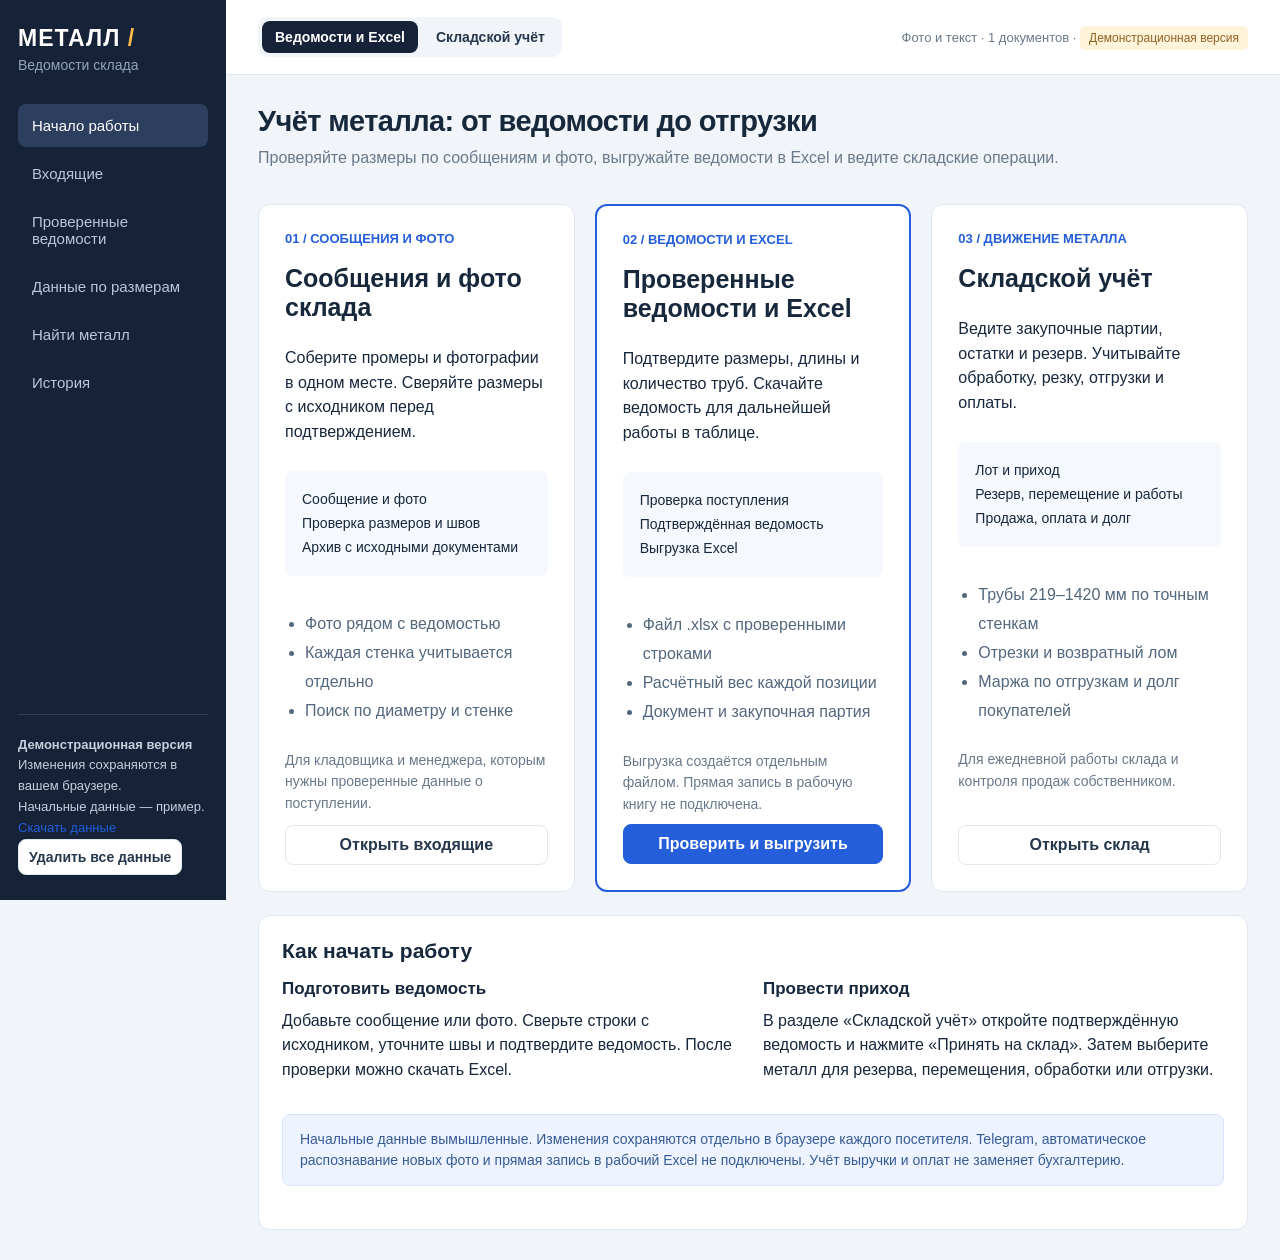
<file: index.html>
<!doctype html><html lang="ru"><head><meta charset="utf-8"><meta name="viewport" content="width=device-width,initial-scale=1"><title>Учёт металла и складских операций — демонстрация</title><meta name="description" content="Учёт металлопроката: сообщения и фото склада, проверенные ведомости и Excel, закупочные лоты, резерв, резка, отгрузки и оплаты. Демонстрационная версия."><link rel="stylesheet" href="./style.css"><link rel="icon" href="data:image/svg+xml,%3Csvg xmlns='http://www.w3.org/2000/svg' viewBox='0 0 32 32'%3E%3Crect width='32' height='32' rx='8' fill='%23152238'/%3E%3Ccircle cx='16' cy='16' r='9' fill='none' stroke='%23ffba49' stroke-width='4'/%3E%3C/svg%3E"></head><body><div id="app"></div><div id="toast" role="status"></div><dialog id="modal"></dialog><script src="./vendor/xlsx.full.min.js"></script><script src="./demo.js?v=20261005-clear"></script><script src="./app.js?v=20261005-clear"></script></body></html>
</file>
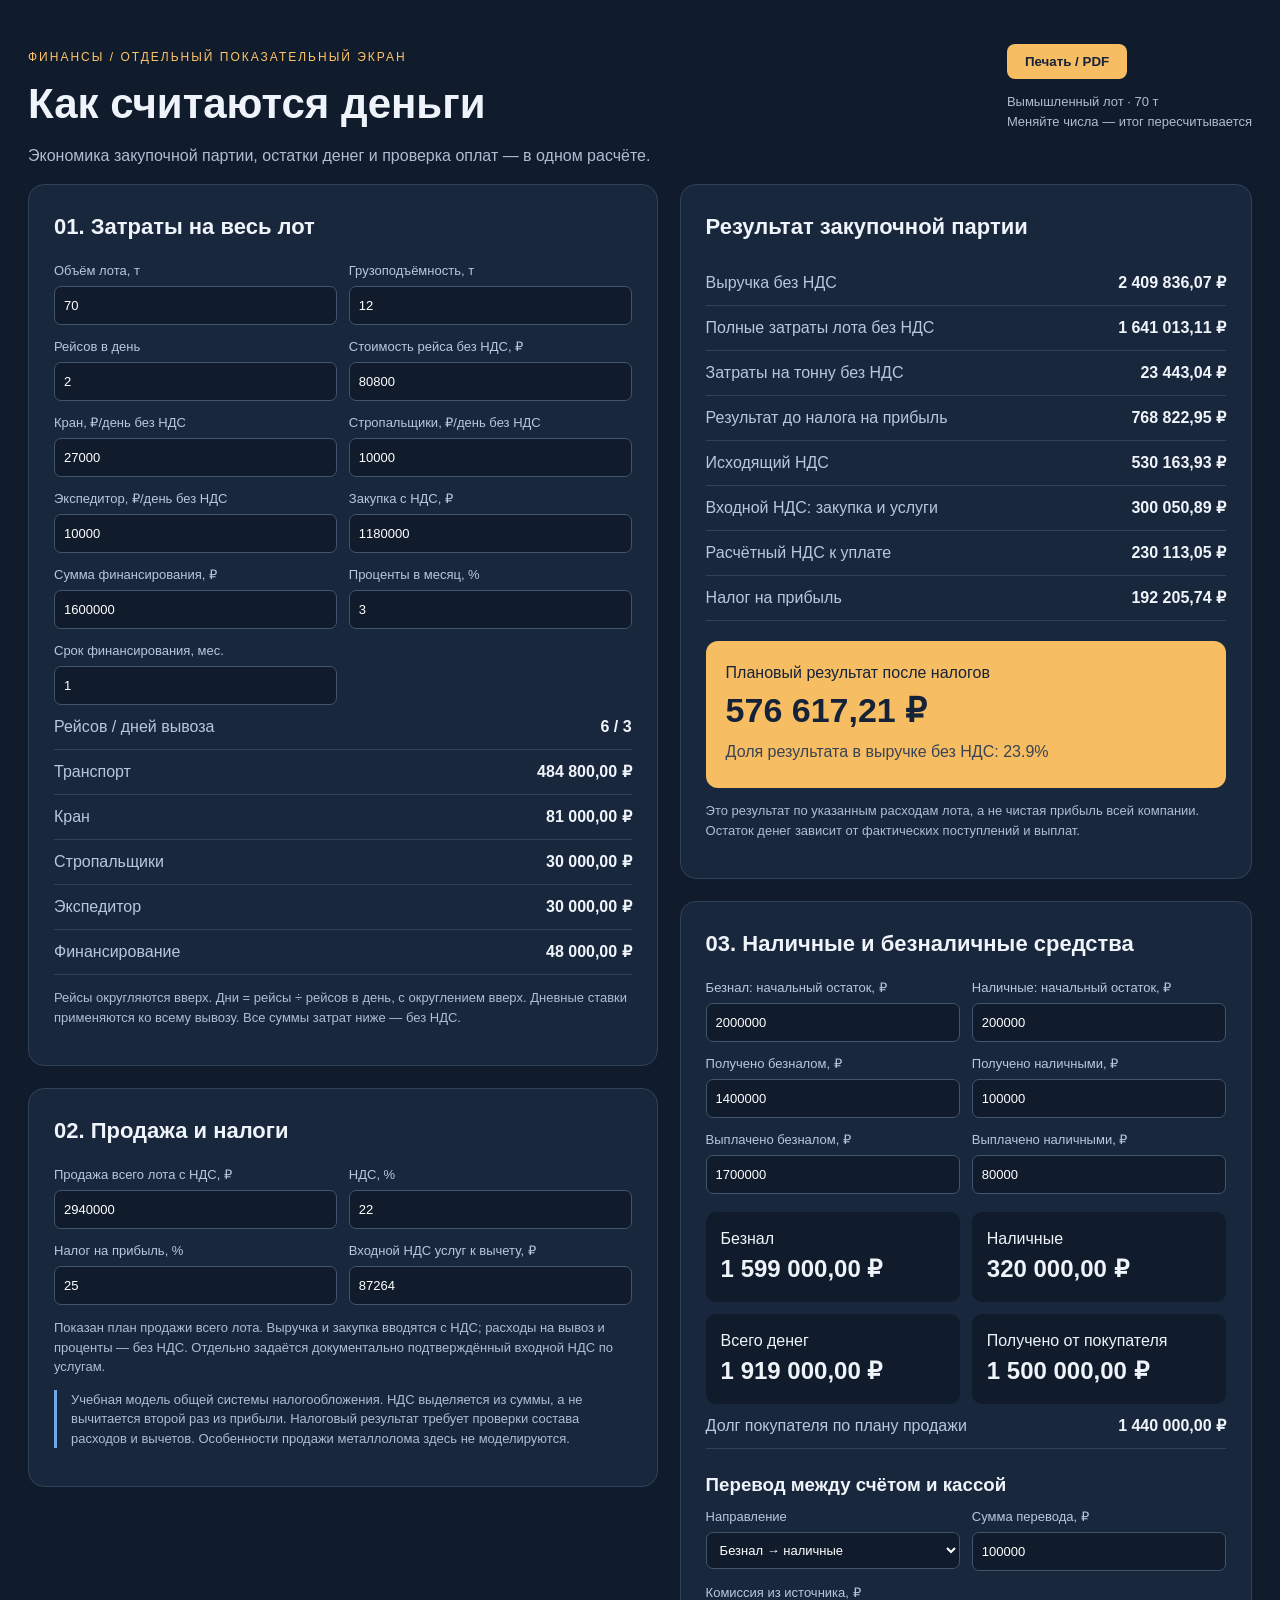
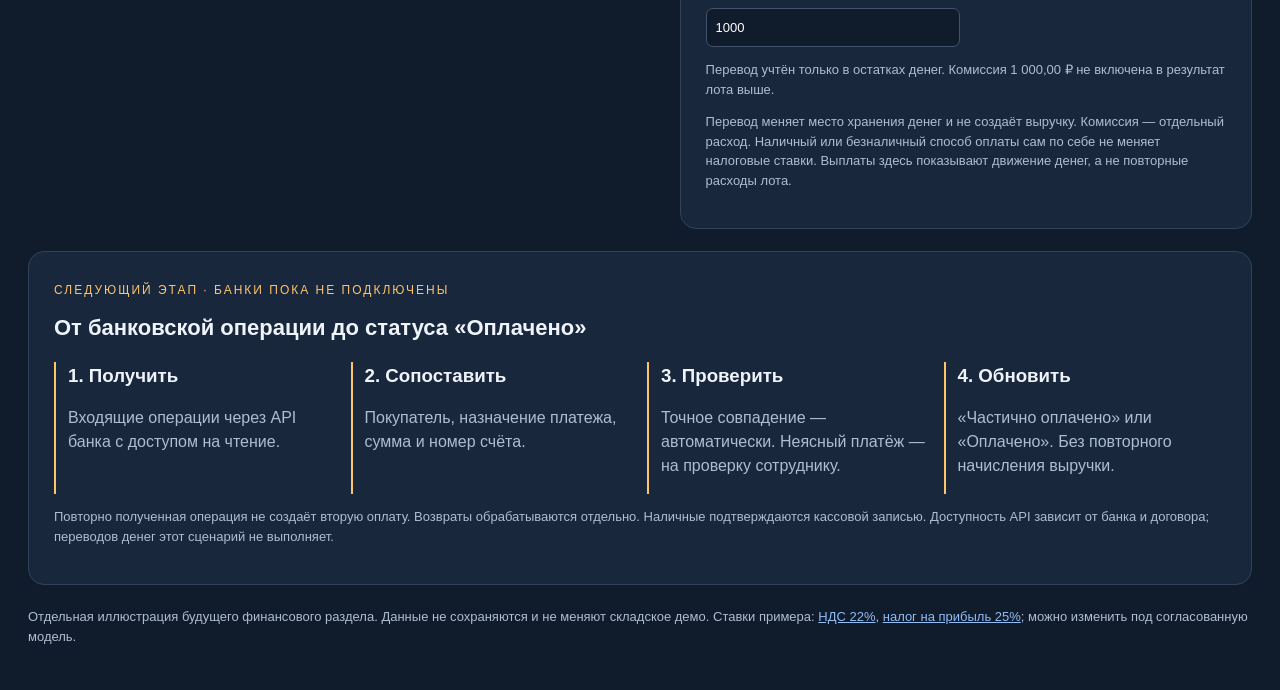
<file: finance-preview.html>
<!doctype html><html lang="ru"><meta charset="utf-8"><meta name="viewport" content="width=device-width,initial-scale=1"><title>Как считаются деньги — экономика лота</title><style>
*{box-sizing:border-box}body{margin:0;background:#101b2c;color:#eff4fb;font:16px/1.5 Segoe UI,Arial}main{max-width:1280px;margin:auto;padding:44px 28px}header{display:flex;justify-content:space-between;gap:20px}h1{font-size:42px;line-height:1.15;margin:12px 0}h2{font-size:22px;margin:0 0 18px}h3{margin:0 0 8px}p{color:#aebdd1}.tag{color:#ffc469;font-size:12px;text-transform:uppercase;letter-spacing:2px}.grid{display:grid;grid-template-columns:1.1fr 1fr;gap:22px}.card{background:#19273c;border:1px solid #30425a;border-radius:16px;padding:25px;margin-bottom:22px}.inputs{display:grid;grid-template-columns:minmax(0,1fr) minmax(0,1fr);gap:12px}label{font-size:13px;color:#b8c7db}input,select{display:block;width:100%;border:1px solid #42546d;background:#101b2c;color:white;border-radius:7px;padding:9px;margin-top:5px;font:inherit}input:focus{outline:2px solid #ffc469}.row{display:flex;justify-content:space-between;gap:18px;border-bottom:1px solid #30425a;padding:10px 0}.row span:first-child{color:#b8c7db}.hero{background:#f6bd62;color:#152238;border-radius:12px;padding:20px;margin-top:20px}.hero strong{font-size:34px;display:block}.hero p{color:#394355;margin:4px 0}.small{font-size:13px;color:#aebdd1}.metrics{display:grid;grid-template-columns:minmax(0,1fr) minmax(0,1fr);gap:12px}.metric{padding:15px;background:#101b2c;border-radius:10px}.metric b{display:block;font-size:24px;overflow-wrap:anywhere}.card,.metric,label{min-width:0}.row b{text-align:right;overflow-wrap:anywhere}.flow{display:grid;grid-template-columns:repeat(4,1fr);gap:14px}.flow div{border-left:2px solid #ffc469;padding-left:12px}button{background:#f6bd62;color:#152238;border:0;border-radius:8px;padding:10px 18px;font-weight:bold;cursor:pointer}.note{border-left:3px solid #6ba9e9;padding-left:14px}a{color:#90bdf4}@media(max-width:780px){main{padding:25px 16px}h1{font-size:30px}header,.grid{display:block}.flow{grid-template-columns:minmax(0,1fr) minmax(0,1fr)}.card{padding:18px}.row{font-size:14px}.hero strong{font-size:29px}}@media print{body{background:white;color:#142238}.card{background:white;border-color:#ccd6e2}p,label,.small,.row span:first-child{color:#42546d}input,select,.metric{background:#f1f4f8;color:#152238}button{display:none}main{padding:10px}.card{break-inside:avoid}}
</style><main><header><div><span class="tag">Финансы / отдельный показательный экран</span><h1>Как считаются деньги</h1><p>Экономика закупочной партии, остатки денег и проверка оплат — в одном расчёте.</p></div><div><button onclick="window.print()">Печать / PDF</button><p class="small">Вымышленный лот · 70 т<br>Меняйте числа — итог пересчитывается</p></div></header><div class="grid"><section><div class="card"><h2>01. Затраты на весь лот</h2><div class="inputs" id="cost-inputs"></div><div class="row"><span>Рейсов / дней вывоза</span><b id="trips"></b></div><div id="cost-rows"></div><p class="small">Рейсы округляются вверх. Дни = рейсы ÷ рейсов в день, с округлением вверх. Дневные ставки применяются ко всему вывозу. Все суммы затрат ниже — без НДС.</p></div><div class="card"><h2>02. Продажа и налоги</h2><div class="inputs" id="sale-inputs"></div><p class="small">Показан план продажи всего лота. Выручка и закупка вводятся с НДС; расходы на вывоз и проценты — без НДС. Отдельно задаётся документально подтверждённый входной НДС по услугам.</p><p class="small note">Учебная модель общей системы налогообложения. НДС выделяется из суммы, а не вычитается второй раз из прибыли. Налоговый результат требует проверки состава расходов и вычетов. Особенности продажи металлолома здесь не моделируются.</p></div></section><section><div class="card"><h2>Результат закупочной партии</h2><div id="result"></div><div class="hero"><span>Плановый результат после налогов</span><strong id="net"></strong><p id="profitability"></p></div><p class="small">Это результат по указанным расходам лота, а не чистая прибыль всей компании. Остаток денег зависит от фактических поступлений и выплат.</p></div><div class="card"><h2>03. Наличные и безналичные средства</h2><div class="inputs" id="cash-inputs"></div><div class="metrics" id="balances" style="margin-top:18px"></div><div class="row"><span>Долг покупателя по плану продажи</span><b id="debt"></b></div><h3 style="margin-top:22px">Перевод между счётом и кассой</h3><div class="inputs"><label>Направление<select id="direction"><option value="withdraw">Безнал → наличные</option><option value="deposit">Наличные → безнал</option></select></label><label>Сумма перевода, ₽<input id="transfer" type="number" min="0" value="100000"></label><label>Комиссия из источника, ₽<input id="fee" type="number" min="0" value="1000"></label></div><p id="transfer-note" class="small"></p><p class="small">Перевод меняет место хранения денег и не создаёт выручку. Комиссия — отдельный расход. Наличный или безналичный способ оплаты сам по себе не меняет налоговые ставки. Выплаты здесь показывают движение денег, а не повторные расходы лота.</p></div></section></div><div class="card"><span class="tag">Следующий этап · банки пока не подключены</span><h2 style="margin-top:10px">От банковской операции до статуса «Оплачено»</h2><div class="flow"><div><h3>1. Получить</h3><p>Входящие операции через API банка с доступом на чтение.</p></div><div><h3>2. Сопоставить</h3><p>Покупатель, назначение платежа, сумма и номер счёта.</p></div><div><h3>3. Проверить</h3><p>Точное совпадение — автоматически. Неясный платёж — на проверку сотруднику.</p></div><div><h3>4. Обновить</h3><p>«Частично оплачено» или «Оплачено». Без повторного начисления выручки.</p></div></div><p class="small">Повторно полученная операция не создаёт вторую оплату. Возвраты обрабатываются отдельно. Наличные подтверждаются кассовой записью. Доступность API зависит от банка и договора; переводов денег этот сценарий не выполняет.</p></div><footer class="small">Отдельная иллюстрация будущего финансового раздела. Данные не сохраняются и не меняют складское демо. Ставки примера: <a href="https://www.nalog.gov.ru/new2026/" target="_blank" rel="noopener">НДС 22%</a>, <a href="https://www.nalog.gov.ru/new2025/" target="_blank" rel="noopener">налог на прибыль 25%</a>; можно изменить под согласованную модель.</footer></main><script>
const fields={weight:['Объём лота, т',70],capacity:['Грузоподъёмность, т',12],daily:['Рейсов в день',2],trip:['Стоимость рейса без НДС, ₽',80800],crane:['Кран, ₽/день без НДС',27000],sling:['Стропальщики, ₽/день без НДС',10000],escort:['Экспедитор, ₽/день без НДС',10000],purchase:['Закупка с НДС, ₽',1180000],financeBase:['Сумма финансирования, ₽',1600000],rate:['Проценты в месяц, %',3],months:['Срок финансирования, мес.',1],revenue:['Продажа всего лота с НДС, ₽',2940000],vat:['НДС, %',22],profitTax:['Налог на прибыль, %',25],serviceVat:['Входной НДС услуг к вычету, ₽',87264],openingBank:['Безнал: начальный остаток, ₽',2000000],openingCash:['Наличные: начальный остаток, ₽',200000],paidBank:['Получено безналом, ₽',1400000],paidCash:['Получено наличными, ₽',100000],outBank:['Выплачено безналом, ₽',1700000],outCash:['Выплачено наличными, ₽',80000]};
const groups={'cost-inputs':['weight','capacity','daily','trip','crane','sling','escort','purchase','financeBase','rate','months'],'sale-inputs':['revenue','vat','profitTax','serviceVat'],'cash-inputs':['openingBank','openingCash','paidBank','paidCash','outBank','outCash']};
for(const [target,keys] of Object.entries(groups))document.getElementById(target).innerHTML=keys.map(k=>`<label>${fields[k][0]}<input id="${k}" type="number" min="${['weight','capacity','daily'].includes(k)?'0.01':'0'}" step="any" value="${fields[k][1]}"></label>`).join('');
const money=x=>x.toLocaleString('ru-RU',{minimumFractionDigits:2,maximumFractionDigits:2})+' ₽', row=(a,b)=>`<div class="row"><span>${a}</span><b>${money(b)}</b></div>`;
function calculate(){const v=Object.fromEntries([...document.querySelectorAll('input')].map(e=>[e.id,Number(e.value)]));if(Object.values(v).some(x=>!Number.isFinite(x)||x<0)||v.weight<=0||v.capacity<=0||v.daily<=0||v.profitTax>100||v.vat>100){document.getElementById('net').textContent='Проверьте значения';return;}const trips=Math.ceil(v.weight/v.capacity),days=Math.ceil(trips/v.daily),transport=trips*v.trip,crane=days*v.crane,sling=days*v.sling,escort=days*v.escort,finance=v.financeBase*v.rate/100*v.months,vatOut=v.revenue*v.vat/(100+v.vat),vatPurchase=v.purchase*v.vat/(100+v.vat),rev=v.revenue-vatOut,cost=v.purchase-vatPurchase+transport+crane+sling+escort+finance,profit=rev-cost,tax=Math.max(0,profit)*v.profitTax/100,net=profit-tax,vatBalance=vatOut-vatPurchase-v.serviceVat;
document.getElementById('trips').textContent=trips+' / '+days;document.getElementById('cost-rows').innerHTML=row('Транспорт',transport)+row('Кран',crane)+row('Стропальщики',sling)+row('Экспедитор',escort)+row('Финансирование',finance);document.getElementById('result').innerHTML=row('Выручка без НДС',rev)+row('Полные затраты лота без НДС',cost)+row('Затраты на тонну без НДС',cost/v.weight)+row('Результат до налога на прибыль',profit)+row('Исходящий НДС',vatOut)+row('Входной НДС: закупка и услуги',vatPurchase+v.serviceVat)+row(vatBalance>=0?'Расчётный НДС к уплате':'Превышение вычетов над НДС',Math.abs(vatBalance))+row('Налог на прибыль',tax);document.getElementById('net').textContent=money(net);document.getElementById('profitability').textContent=rev>0?'Доля результата в выручке без НДС: '+(net/rev*100).toFixed(1)+'%':'Нет выручки';
let bank=v.openingBank+v.paidBank-v.outBank,cash=v.openingCash+v.paidCash-v.outCash;const withdraw=document.getElementById('direction').value==='withdraw',available=withdraw?bank:cash,valid=available>=v.transfer+v.fee;if(valid){if(withdraw){bank-=v.transfer+v.fee;cash+=v.transfer}else{cash-=v.transfer+v.fee;bank+=v.transfer}}document.getElementById('balances').innerHTML=`<div class="metric">Безнал<b>${money(bank)}</b></div><div class="metric">Наличные<b>${money(cash)}</b></div><div class="metric">Всего денег<b>${money(bank+cash)}</b></div><div class="metric">Получено от покупателя<b>${money(v.paidBank+v.paidCash)}</b></div>`;const debt=v.revenue-v.paidBank-v.paidCash;document.getElementById('debt').textContent=money(Math.max(0,debt))+(debt<0?' · аванс '+money(-debt):'');document.getElementById('transfer-note').textContent=valid?'Перевод учтён только в остатках денег. Комиссия '+money(v.fee)+' не включена в результат лота выше.':'Недостаточно денег в источнике: перевод и комиссия не применены.';
}document.addEventListener('input',calculate);document.addEventListener('change',calculate);calculate();
</script></html>
</file>
<file: style.css>
:root{font-family:Segoe UI,Arial,sans-serif;color:#17273c;background:#f1f4f8;font-size:16px;--blue:#245edb;--muted:#69798b;--line:#e1e7ef}*{box-sizing:border-box}body{margin:0}button,input,select,textarea{font:inherit}button,a,input,select,textarea{outline-offset:3px}button{cursor:pointer;border:1px solid var(--line);background:#fff;color:#26374c;border-radius:8px;padding:10px 15px;font-weight:600}button:hover{background:#edf2fa}button:disabled{opacity:.45;cursor:not-allowed}.primary{background:var(--blue);color:white;border-color:var(--blue)}.primary:hover{background:#184cba}.danger{color:#b4293e}.small{padding:6px 10px;font-size:14px}a{color:var(--blue);text-decoration:none}a:hover{text-decoration:underline}h1{font-size:29px;letter-spacing:-.6px;margin:0 0 7px}h2{font-size:21px;margin:0 0 16px}h3{font-size:17px;margin:0 0 10px}p{line-height:1.55;margin:8px 0}.muted{color:var(--muted)}.caption{font-size:14px;color:var(--muted)}.shell{display:grid;grid-template-columns:226px 1fr;min-height:100vh}.sidebar{background:#152238;color:#c5cfdd;padding:25px 18px;display:flex;flex-direction:column;position:sticky;top:0;height:100vh}.brand{font-weight:800;color:white;font-size:23px;letter-spacing:1px;margin-bottom:5px}.brand span{color:#ffba49}.sidebar .caption{color:#93a4b9}.nav{display:grid;gap:5px;margin-top:31px}.nav button{text-align:left;background:transparent;border:0;color:#b9c7d9;padding:13px 14px;font-size:15px;font-weight:500}.nav button.active{background:#2c3f5e;color:white}.nav button:hover{background:#243550}.sidebar-bottom{margin-top:auto;border-top:1px solid #304058;padding-top:20px;font-size:13px;line-height:1.6}.main{min-width:0}.topbar{background:white;border-bottom:1px solid var(--line);padding:17px 32px;display:flex;align-items:center;justify-content:space-between;gap:15px}.switch{display:flex;gap:5px;background:#f1f4f8;padding:4px;border-radius:9px}.switch button{border:0;background:transparent;font-size:14px;padding:8px 13px}.switch button.active{background:#152238;color:white}.live{font-size:13px;color:#69798b}.content{padding:30px 32px;max-width:1700px;margin:auto}.pagehead{display:flex;justify-content:space-between;align-items:flex-start;gap:20px;margin-bottom:25px}.actions{display:flex;gap:9px;align-items:center;flex-wrap:wrap}.card{background:white;border:1px solid var(--line);border-radius:12px;padding:23px;min-width:0}.grid{display:grid;gap:20px}.cols2{grid-template-columns:1fr 1fr}.stats{display:grid;grid-template-columns:repeat(4,1fr);gap:15px;margin-bottom:23px}.stat{background:white;border:1px solid var(--line);border-radius:10px;padding:20px}.stat strong{display:block;font-size:28px;margin:9px 0}.stat label{color:var(--muted);font-size:14px}.tag{display:inline-flex;font-size:13px;font-weight:600;border-radius:5px;padding:5px 8px;background:#edf2fa;color:#466081;white-space:nowrap}.tag.warn{background:#fff3da;color:#976216}.tag.good{background:#e6f5ed;color:#14754b}.tag.bad{background:#ffebed;color:#b6374a}.notice{background:#edf3ff;border:1px solid #d9e5ff;padding:14px 17px;border-radius:8px;color:#375b96;font-size:14px;line-height:1.5;margin-bottom:20px}.notice.warn{background:#fff8e8;border-color:#f6dfaa;color:#916322}.tablewrap{overflow:auto}table{width:100%;border-collapse:collapse;font-size:14px;white-space:nowrap}th{background:#f6f8fb;text-align:left;font-size:13px;color:#6d7c8e;font-weight:600;padding:13px 12px;border-bottom:1px solid var(--line)}td{padding:14px 12px;border-bottom:1px solid #edf0f5;vertical-align:middle}tbody tr:hover{background:#f8faff}tr:last-child td{border-bottom:0}.num{text-align:right;font-variant-numeric:tabular-nums}.filters{display:flex;gap:10px;flex-wrap:wrap;margin-bottom:20px}input,select,textarea{border:1px solid #ccd6e2;border-radius:7px;background:#fff;color:#26374c;padding:10px 12px;min-width:0}input[type=checkbox]{accent-color:var(--blue);width:17px;height:17px}input[type=number]{width:100%}label.field{display:grid;gap:7px;font-size:14px;color:#53677d;margin-bottom:16px}textarea{resize:vertical;width:100%;line-height:1.5}.formrow{display:grid;grid-template-columns:1fr 1fr;gap:16px}.empty{padding:38px;text-align:center;color:var(--muted)}.inbox{display:grid;grid-template-columns:310px minmax(0,1fr);gap:20px}.messages{display:grid;gap:10px;align-content:start}.message{width:100%;text-align:left;padding:17px;background:white;border:1px solid var(--line);border-radius:10px;font-weight:400}.message.active{border-color:var(--blue);box-shadow:0 0 0 1px var(--blue)}.message h3{margin:10px 0 7px;font-size:15px}.message .caption{display:block;line-height:1.5}.reviewhead{display:flex;justify-content:space-between;gap:10px;margin-bottom:20px}.source{display:grid;grid-template-columns:160px 1fr;gap:18px;margin-bottom:22px;background:#f6f8fb;padding:15px;border-radius:9px}.source img{width:160px;height:160px;object-fit:cover;border-radius:6px;cursor:zoom-in}.source pre{white-space:pre-wrap;font:14px/1.6 Segoe UI,Arial;margin:0;color:#52647b;max-height:175px;overflow:auto}.edit-table input{padding:7px 8px;width:90px}.edit-table input.wide{width:115px}.edit-table td{padding:8px}.edit-table tr.uncertain{background:#fff5df}.reviewfoot{display:flex;justify-content:space-between;align-items:center;gap:15px;margin-top:22px;padding-top:20px;border-top:1px solid var(--line)}.selection{background:#152238;color:white;border-radius:9px;padding:15px 20px;display:flex;justify-content:space-between;align-items:center;gap:15px;margin-bottom:18px}.selection button{background:#ffba49;border-color:#ffba49;color:#162238}.diameter{cursor:pointer;background:#f7f9fc;font-weight:600}.diameter td{padding:18px 12px}.wall td{background:#fff}.wall td:first-child{padding-left:36px}.split{display:grid;grid-template-columns:1.3fr .7fr;gap:20px}.row{display:flex;align-items:center;justify-content:space-between;gap:15px;padding:15px 0;border-bottom:1px solid var(--line)}.row:last-child{border-bottom:0}.bar{height:7px;background:#e8edf4;border-radius:9px;margin-top:10px;overflow:hidden}.bar i{display:block;height:100%;background:var(--blue)}.concepts{display:grid;grid-template-columns:repeat(3,1fr);gap:20px}.concept{padding:26px;background:#fff;border:1px solid var(--line);border-radius:12px;display:flex;flex-direction:column}.concept.recommended{border:2px solid var(--blue)}.concept .step{font-size:13px;font-weight:700;color:var(--blue);margin-bottom:18px}.concept h2{font-size:25px}.concept ul{padding-left:20px;line-height:1.8;color:#53677d}.concept button{margin-top:auto}.flow{padding:17px;background:#f5f8fd;border-radius:7px;font-size:14px;line-height:1.7;margin:18px 0}.guide{margin-top:23px}.assistant{display:grid;grid-template-columns:1fr 1fr;gap:20px}.answer{white-space:pre-wrap;line-height:1.7;background:#f5f8fc;border:1px solid var(--line);border-radius:9px;padding:20px;margin-top:18px}.mono{font-variant-numeric:tabular-nums}.risk{color:#b6374a}dialog{border:0;border-radius:13px;box-shadow:0 30px 100px #14223845;width:590px;max-width:calc(100vw - 30px);padding:28px;max-height:90vh;overflow:auto}dialog::backdrop{background:#10203877}.modalhead{display:flex;justify-content:space-between;align-items:center;margin-bottom:20px}.modalhead h2{margin:0}.modalfoot{display:flex;justify-content:flex-end;gap:10px;margin-top:23px}.error{background:#ffebed;color:#a12d40;padding:12px;border-radius:6px;margin:14px 0;font-size:14px}.success{color:#167448}.photo-full{max-width:100%;max-height:68vh;display:block;margin:auto}#toast{position:fixed;bottom:25px;right:25px;z-index:5;border-radius:9px;background:#152238;color:white;padding:15px 22px;box-shadow:0 8px 25px #0002;display:none;max-width:400px;font-size:14px}.mobile-label{display:none}.intro{background:#152238;color:white;padding:28px;border-radius:12px;margin-bottom:24px}.intro h1{color:white}.intro p{color:#c4d0df;max-width:850px}.intro .tag{background:#2c3f5e;color:#b8d1fc}.metricsline{display:flex;gap:25px;flex-wrap:wrap;margin:16px 0}.metricsline strong{display:block;font-size:22px}.totals{background:#f4f7fc;padding:15px;border-radius:8px;margin-top:15px;display:flex;gap:25px;flex-wrap:wrap}.breadcrumb{font-size:14px;color:var(--muted);margin-bottom:13px}.quiet{font-weight:400;font-size:14px}.searchwide{min-width:260px}.unconnected{background:#fff3da;color:#916322;padding:5px 9px;font-size:12px;border-radius:5px}.compact{padding:16px}.doclinks{display:flex;gap:14px;flex-wrap:wrap;font-size:14px;margin-top:12px}.dotlist{line-height:1.8;padding-left:21px;color:#53677d} @media(max-width:1100px){.shell{grid-template-columns:190px 1fr}.content{padding:24px 20px}.topbar{padding:14px 20px}.inbox{grid-template-columns:250px 1fr}.concepts{grid-template-columns:1fr}.stats{grid-template-columns:repeat(2,1fr)}.split{grid-template-columns:1fr}.live{display:none}}@media(max-width:760px){.shell{display:block}.sidebar{height:auto;position:static;padding:16px}.brand{font-size:20px}.sidebar .caption,.sidebar-bottom{display:none}.nav{display:flex;overflow:auto;margin-top:14px;gap:4px}.nav button{white-space:nowrap;padding:9px 12px;font-size:14px}.topbar{padding:12px;display:block}.switch{overflow:auto}.switch button{white-space:nowrap}.content{padding:20px 12px}.pagehead{display:block}.pagehead .actions{margin-top:15px}h1{font-size:25px}.inbox,.cols2,.assistant{grid-template-columns:1fr}.messages{grid-template-columns:1fr;max-height:235px;overflow:auto}.source{grid-template-columns:95px 1fr}.source img{width:95px;height:130px}.card{padding:16px}.formrow{grid-template-columns:1fr}.selection,.reviewfoot{align-items:flex-start;flex-direction:column}.stats{gap:9px}.stat{padding:15px}.stat strong{font-size:23px}.searchwide{min-width:0;width:100%}}
.filters input.narrow{max-width:135px}.reviewhead{align-items:flex-start}.filters input[type=number]{width:135px}
</file>
